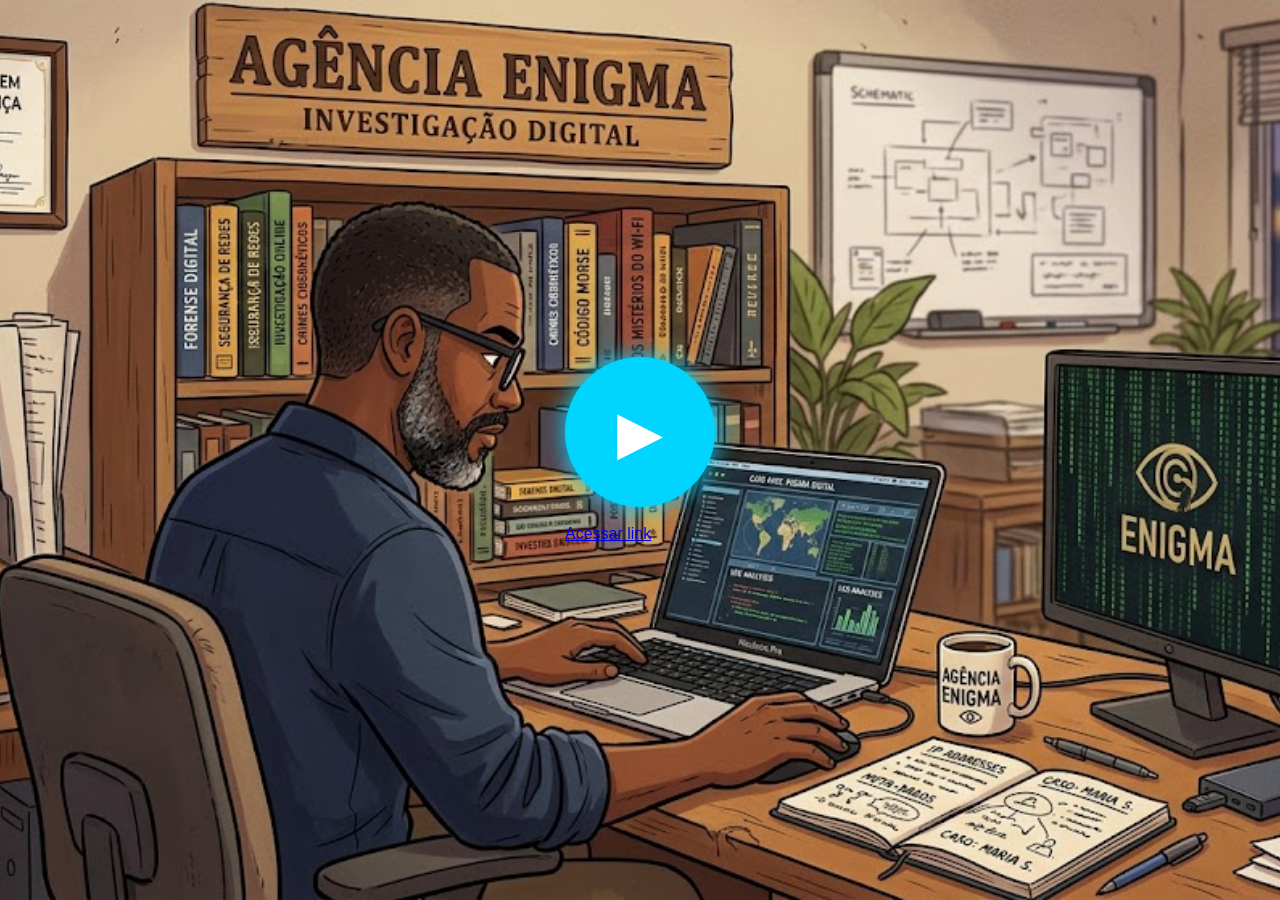
<file: index.html>
<!DOCTYPE html>
<html lang="pt-BR">
<head>
<meta charset="UTF-8">
<meta name="viewport" content="width=device-width, initial-scale=1.0">

<title>Mistério Digital</title>

<link rel="stylesheet" href="style.css">
</head>

<body>

<div id="telaInicial">

    <button id="playButton">
        ▶
    </button>

<br><br>
<a href="https://professor-celomar.github.io/Misterio/" target="_blank">Acessar link</a>

    
</div>

<audio id="intro" src="audio/introducao.mp3"></audio>

<script src="script.js"></script>

</body>
</html>
</file>
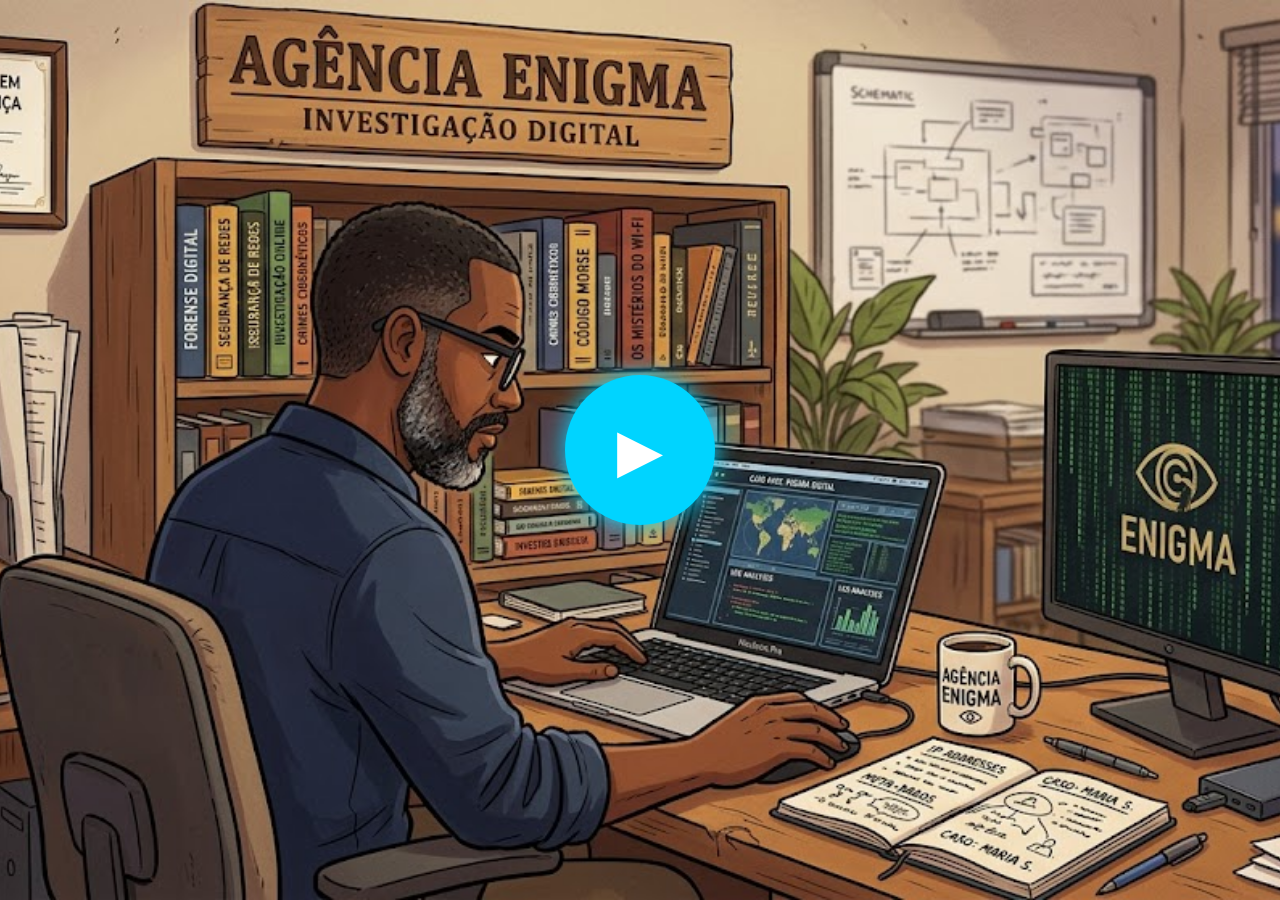
<file: mistério-digital/index.html>
<!DOCTYPE html>
<html lang="pt-BR">
<head>
<meta charset="UTF-8">
<meta name="viewport" content="width=device-width, initial-scale=1.0">

<title>Mistério Digital</title>

<link rel="stylesheet" href="style.css">
</head>

<body>

<div id="telaInicial">

    <button id="playButton">
        ▶
    </button>

</div>

<audio id="intro" src="audio/introducao.mp3"></audio>

<script src="script.js"></script>

</body>
</html>
</file>
<file: style.css>
body {
    margin: 0;
    height: 100vh;

    display: flex;
    justify-content: center;
    align-items: center;

    background-image: url("imagens/fundo.jpg");
    background-size: cover;
    background-position: center;
    background-repeat: no-repeat;

    font-family: Arial, sans-serif;
}

#playButton {
    width: 150px;
    height: 150px;

    border: none;
    border-radius: 50%;

    font-size: 60px;

    cursor: pointer;

    background: #00d4ff;
    color: white;

    box-shadow: 0 0 25px #00d4ff;

    transition: 0.3s;
}

#playButton:hover {
    transform: scale(1.1);
    box-shadow: 0 0 50px #00ffff;
}
</file>
<file: mistério-digital/style.css>
body {
    margin: 0;
    height: 100vh;

    display: flex;
    justify-content: center;
    align-items: center;

    background-image: url("imagens/fundo.jpg");
    background-size: cover;
    background-position: center;
    background-repeat: no-repeat;

    font-family: Arial, sans-serif;
}

#playButton {
    width: 150px;
    height: 150px;

    border: none;
    border-radius: 50%;

    font-size: 60px;

    cursor: pointer;

    background: #00d4ff;
    color: white;

    box-shadow: 0 0 25px #00d4ff;

    transition: 0.3s;
}

#playButton:hover {
    transform: scale(1.1);
    box-shadow: 0 0 50px #00ffff;
}
</file>
